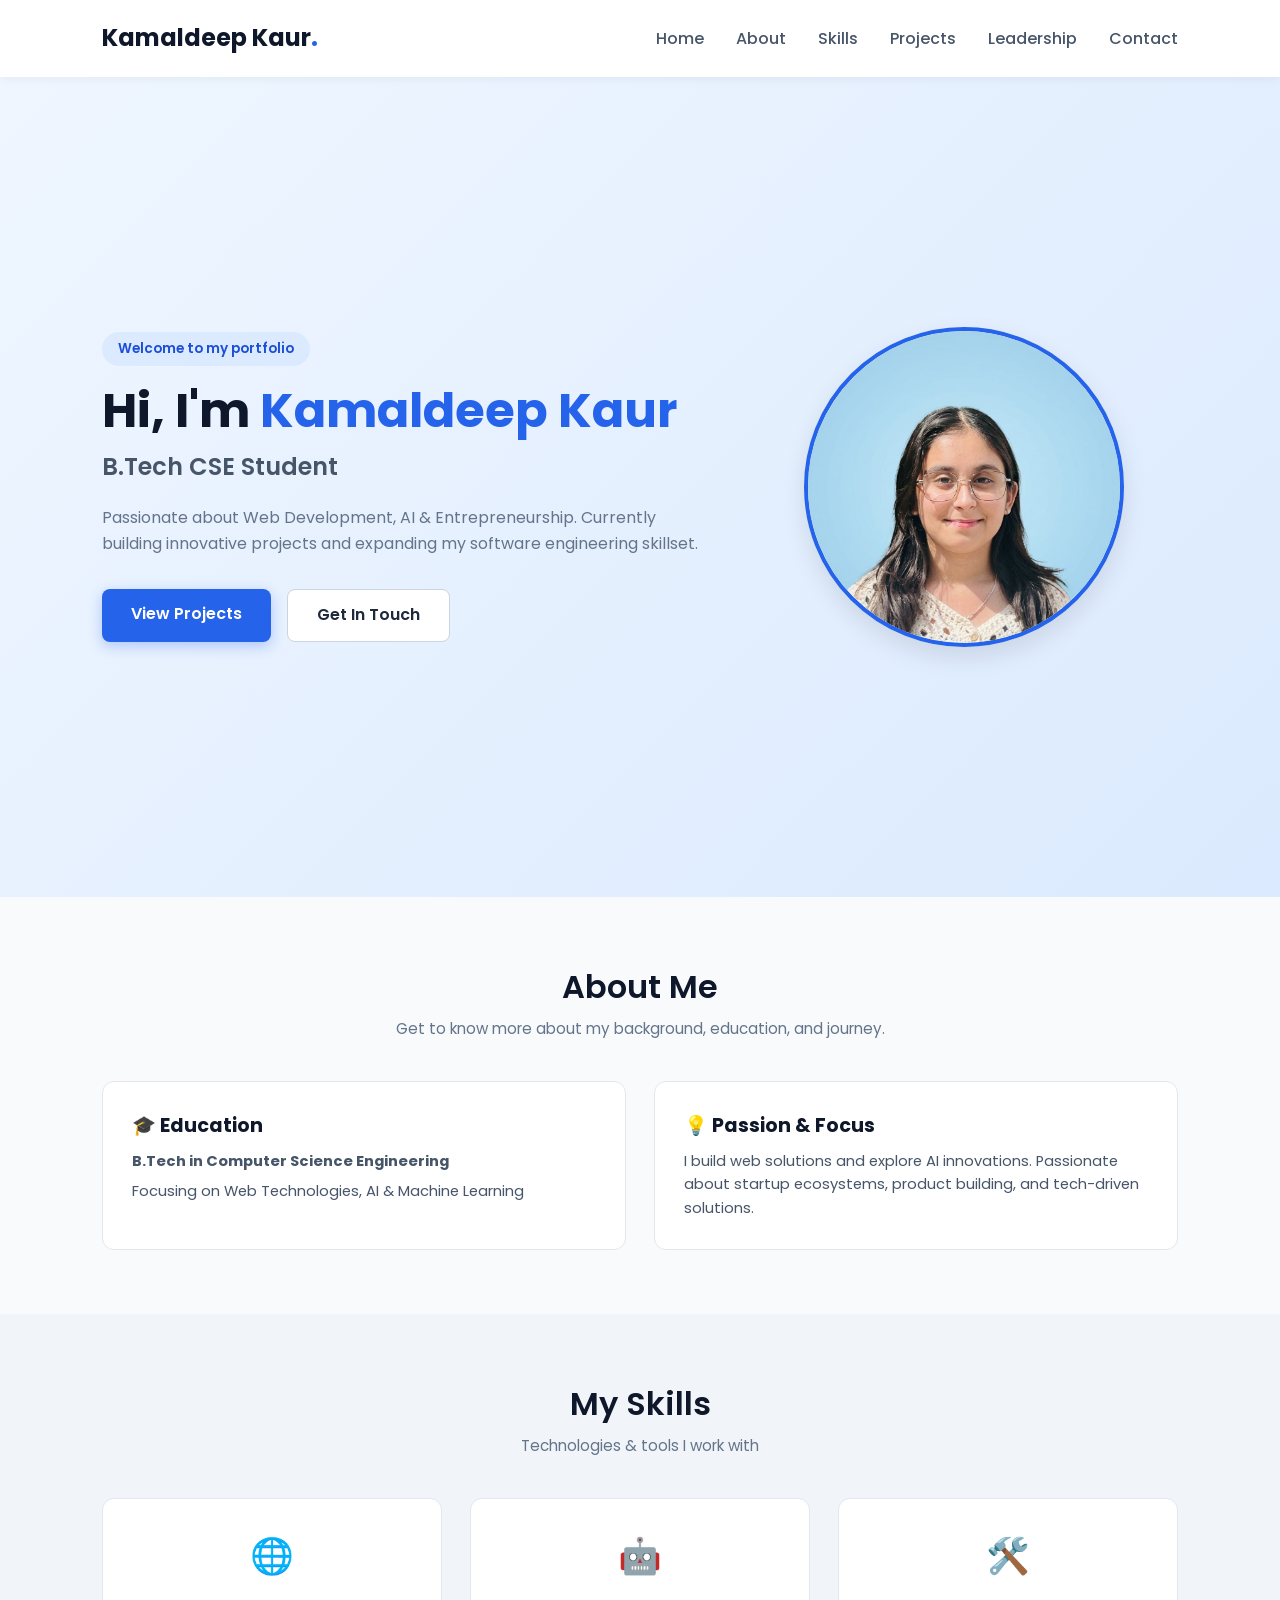
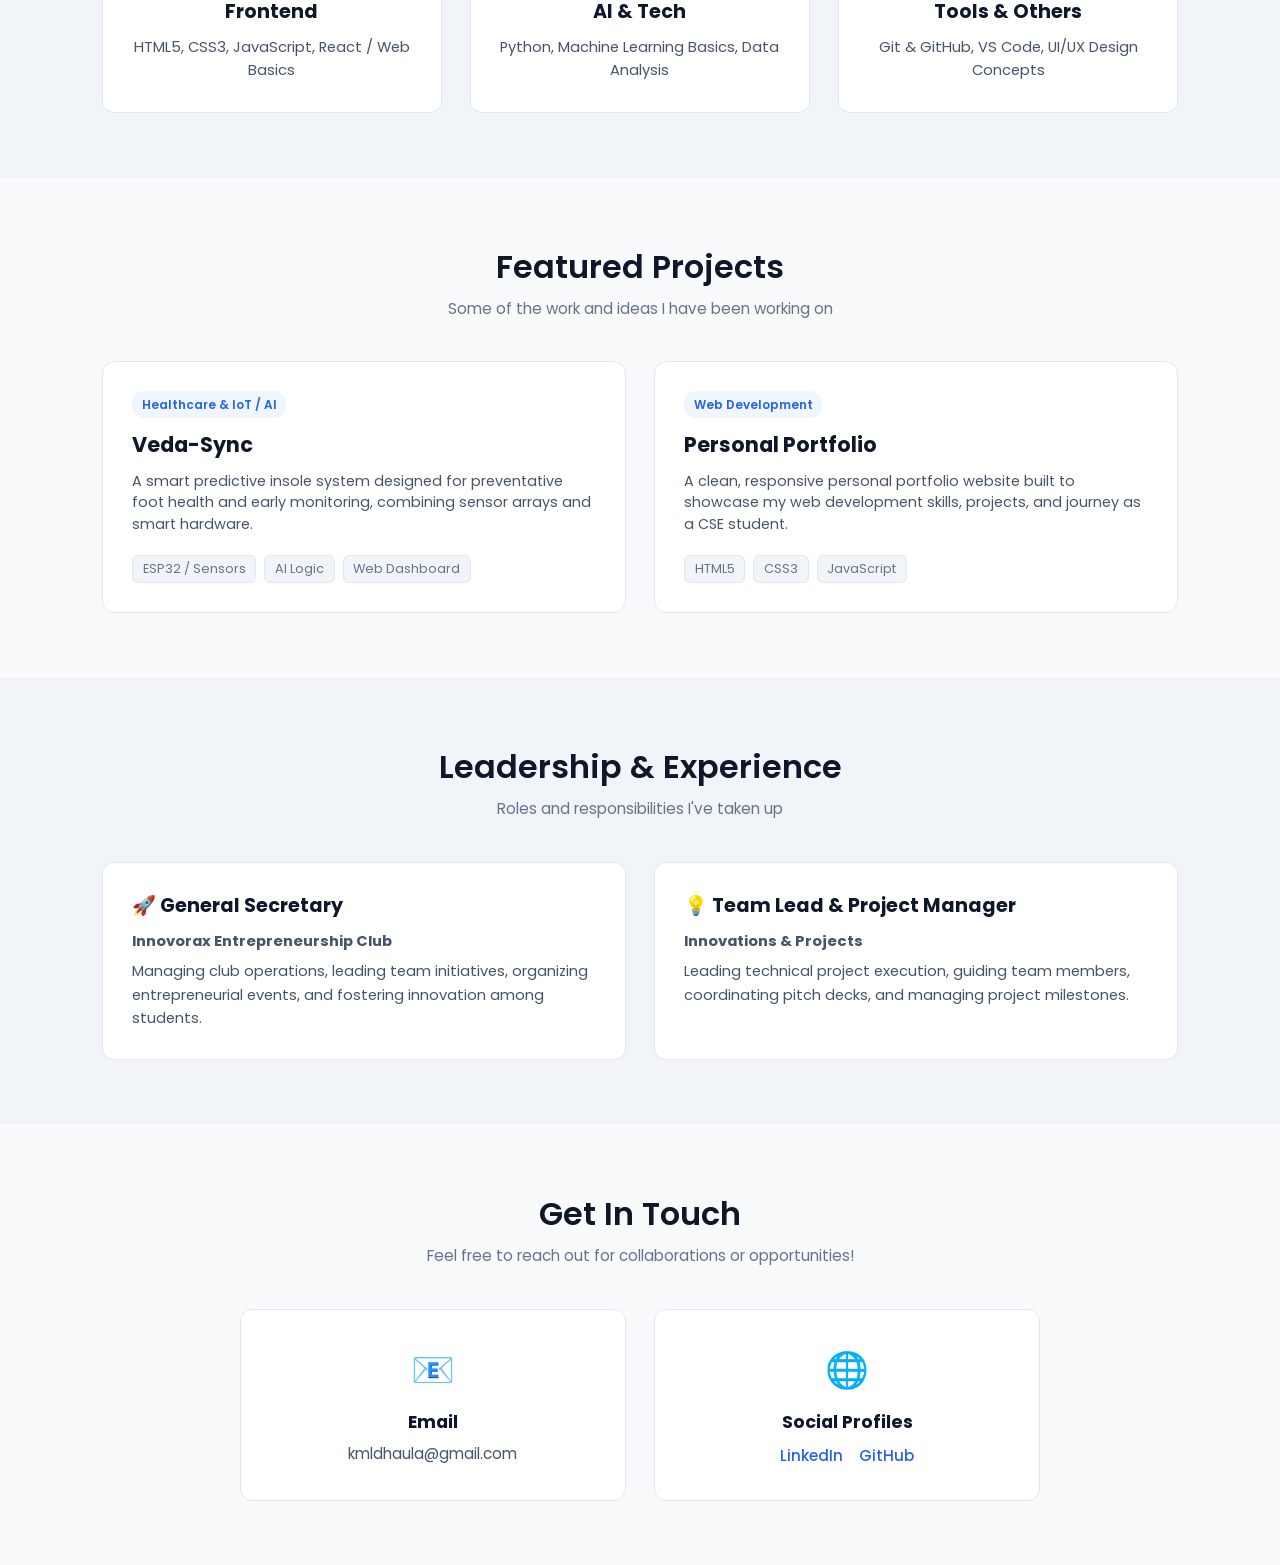
<file: index.html>
<!DOCTYPE html>
<html lang="en">
<head>
    <meta charset="UTF-8">
    <meta name="viewport" content="width=device-width, initial-scale=1.0">
    <title>Kamaldeep Kaur | Portfolio</title>
    <link href="https://fonts.googleapis.com/css2?family=Poppins:wght@300;400;600;700&display=swap" rel="stylesheet">
    <link rel="stylesheet" href="style.css">
</head>
<body>

    <!-- NAVBAR -->
    <nav class="navbar">
        <div class="logo">Kamaldeep Kaur<span>.</span></div>
        <ul class="nav-links">
            <li><a href="#home">Home</a></li>
            <li><a href="#about">About</a></li>
            <li><a href="#skills">Skills</a></li>
            <li><a href="#projects">Projects</a></li>
            <li><a href="#leadership">Leadership</a></li>
            <li><a href="#contact" class="contact-btn">Contact</a></li>
        </ul>
    </nav>

    <!-- HERO SECTION -->
    <section id="home" class="hero">
        <div class="hero-content">
            <span class="badge">Welcome to my portfolio</span>
            <h1>Hi, I'm <span class="highlight">Kamaldeep Kaur</span></h1>
            <h2>B.Tech CSE Student</h2>
            <p>
                Passionate about Web Development, AI & Entrepreneurship. 
                Currently building innovative projects and expanding my software engineering skillset.
            </p>
            <div class="hero-buttons">
                <a href="#projects" class="btn primary-btn">View Projects</a>
                <a href="#contact" class="btn secondary-btn">Get In Touch</a>
            </div>
        </div>
        
        <!-- Optional Image / Graphic Container -->
        <div class="hero-image">
            <div class="img-placeholder">
                <!-- Replace with <img src="your-photo.jpg" alt="Kamaldeep Kaur"> -->
                <img src= "my-photo.jpeg" alt="Kamaldeep Kaur" class="hero-profile-img">
            </div>
        </div>
    </section>

</body>
<!-- ABOUT SECTION -->
    <section id="about" class="section">
        <div class="section-title">
            <h2>About <span>Me</span></h2>
            <p>Get to know more about my background, education, and journey.</p>
        </div>

        <div class="about-container">
            <div class="about-card">
                <h3>🎓 Education</h3>
                <p><strong>B.Tech in Computer Science Engineering</strong></p>
                <p class="sub-text">Focusing on Web Technologies, AI & Machine Learning</p>
            </div>
            <div class="about-card">
                <h3>💡 Passion & Focus</h3>
                <p>I build web solutions and explore AI innovations. Passionate about startup ecosystems, product building, and tech-driven solutions.</p>
            </div>
        </div>
    </section>

    <!-- SKILLS SECTION -->
    <section id="skills" class="section bg-light">
        <div class="section-title">
            <h2>My <span>Skills</span></h2>
            <p>Technologies & tools I work with</p>
        </div>

        <div class="skills-grid">
            <div class="skill-card">
                <div class="skill-icon">🌐</div>
                <h3>Frontend</h3>
                <p>HTML5, CSS3, JavaScript, React / Web Basics</p>
            </div>
            <div class="skill-card">
                <div class="skill-icon">🤖</div>
                <h3>AI & Tech</h3>
                <p>Python, Machine Learning Basics, Data Analysis</p>
            </div>
            <div class="skill-card">
                <div class="skill-icon">🛠️</div>
                <h3>Tools & Others</h3>
                <p>Git & GitHub, VS Code, UI/UX Design Concepts</p>
            </div>
        </div>
    </section>
    <!-- PROJECTS SECTION -->
    <section id="projects" class="section">
        <div class="section-title">
            <h2>Featured <span>Projects</span></h2>
            <p>Some of the work and ideas I have been working on</p>
        </div>

        <div class="projects-grid">
            <!-- Project 1: Veda-Sync -->
            <div class="project-card">
                <div class="project-header">
                    <span class="project-tag">Healthcare & IoT / AI</span>
                    <h3>Veda-Sync</h3>
                </div>
                <p class="project-desc">
                    A smart predictive insole system designed for preventative foot health and early monitoring, combining sensor arrays and smart hardware.
                </p>
                <div class="project-tech">
                    <span>ESP32 / Sensors</span>
                    <span>AI Logic</span>
                    <span>Web Dashboard</span>
                </div>
            </div>

            <!-- Project 2: Personal Portfolio -->
            <div class="project-card">
                <div class="project-header">
                    <span class="project-tag">Web Development</span>
                    <h3>Personal Portfolio</h3>
                </div>
                <p class="project-desc">
                    A clean, responsive personal portfolio website built to showcase my web development skills, projects, and journey as a CSE student.
                </p>
                <div class="project-tech">
                    <span>HTML5</span>
                    <span>CSS3</span>
                    <span>JavaScript</span>
                </div>
            </div>
        </div>
    </section>
    <!-- LEADERSHIP SECTION -->
    <section id="leadership" class="section bg-light">
        <div class="section-title">
            <h2>Leadership & Experience</h2>
            <p>Roles and responsibilities I've taken up</p>
        </div>

        <div class="about-container">
            <div class="about-card">
                <h3>🚀 General Secretary</h3>
                <p><strong>Innovorax Entrepreneurship Club</strong></p>
                <p class="sub-text">Managing club operations, leading team initiatives, organizing entrepreneurial events, and fostering innovation among students.</p>
            </div>

            <div class="about-card">
                <h3>💡 Team Lead & Project Manager</h3>
                <p><strong>Innovations & Projects</strong></p>
                <p class="sub-text">Leading technical project execution, guiding team members, coordinating pitch decks, and managing project milestones.</p>
            </div>
        </div>
    </section>

    <!-- CONTACT SECTION -->
    <section id="contact" class="section">
        <div class="section-title">
            <h2>Get In Touch</h2>
            <p>Feel free to reach out for collaborations or opportunities!</p>
        </div>

        <div class="contact-container">
            <div class="contact-card">
                <div class="contact-icon">📧</div>
                <h3>Email</h3>
                <p>kmldhaula@gmail.com</p>
            </div>

            <div class="contact-card">
                <div class="contact-icon">🌐</div>
                <h3>Social Profiles</h3>
                <div class="social-links">
                    <a href="https://www.linkedin.com/in/kamaldeep-kaur-906a49372/" target="_blank">
                           LinkedIn
                         </a>
                    <a href="https://github.com/kmldhaula-png" target="_blank">
    GitHub
</a>
</a>
                </div>
            </div>
        </div>
    </section>
</html>
</file>
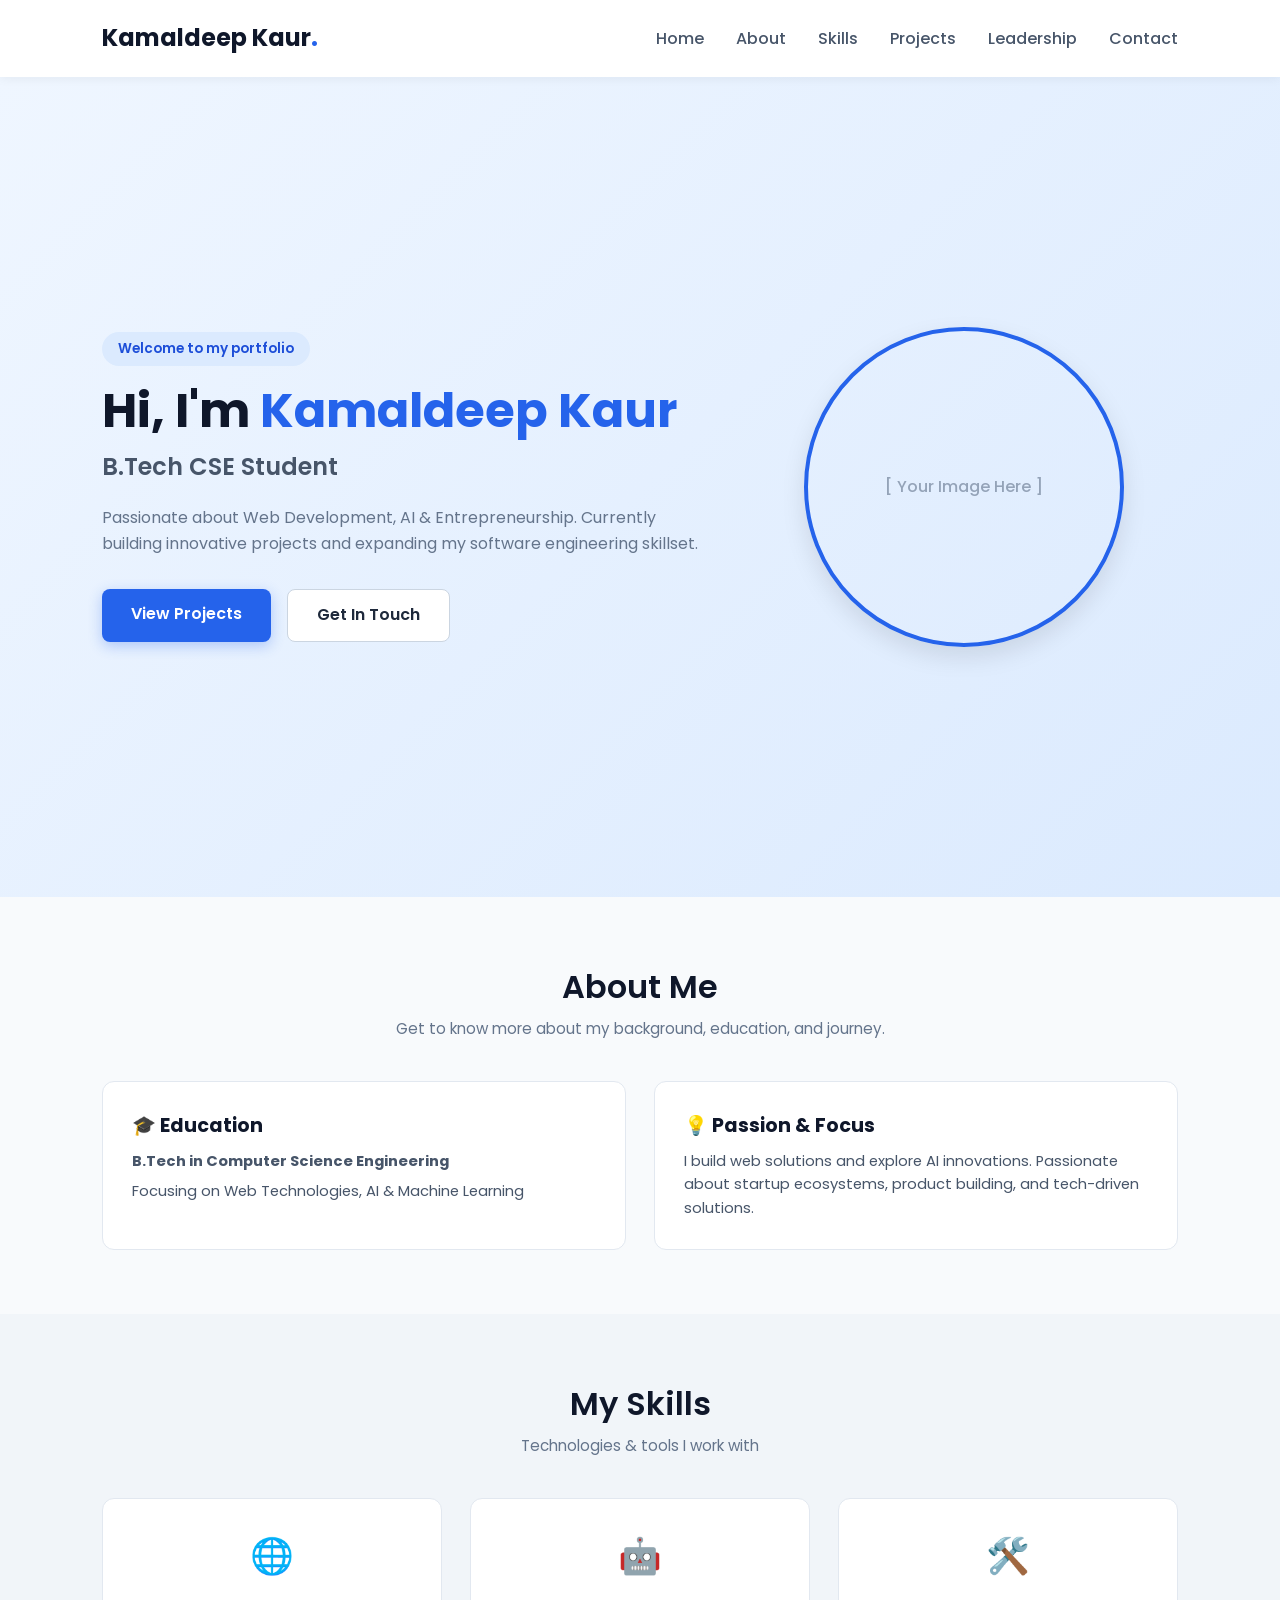
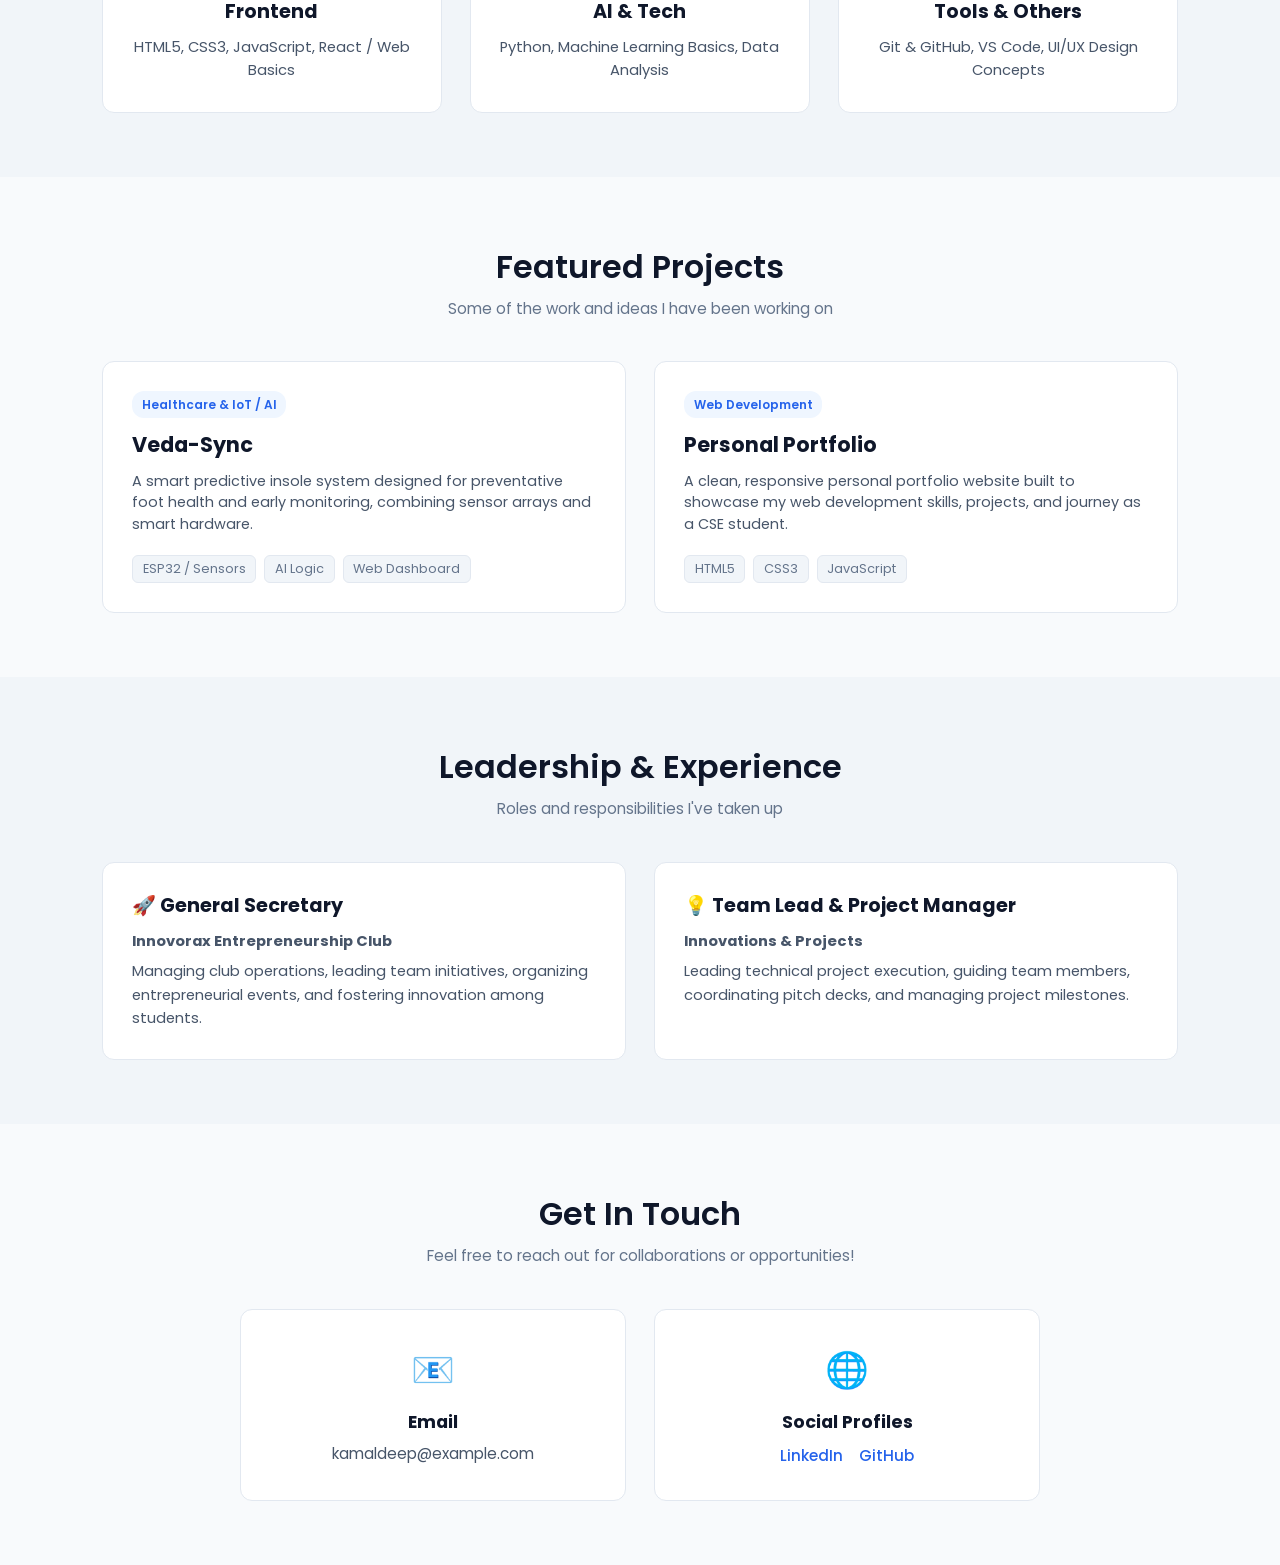
<file: portfolio.html>
<!DOCTYPE html>
<html lang="en">
<head>
    <meta charset="UTF-8">
    <meta name="viewport" content="width=device-width, initial-scale=1.0">
    <title>Kamaldeep Kaur | Portfolio</title>
    <link href="https://fonts.googleapis.com/css2?family=Poppins:wght@300;400;600;700&display=swap" rel="stylesheet">
    <link rel="stylesheet" href="style.css">
</head>
<body>

    <!-- NAVBAR -->
    <nav class="navbar">
        <div class="logo">Kamaldeep Kaur<span>.</span></div>
        <ul class="nav-links">
            <li><a href="#home">Home</a></li>
            <li><a href="#about">About</a></li>
            <li><a href="#skills">Skills</a></li>
            <li><a href="#projects">Projects</a></li>
            <li><a href="#leadership">Leadership</a></li>
            <li><a href="#contact" class="contact-btn">Contact</a></li>
        </ul>
    </nav>

    <!-- HERO SECTION -->
    <section id="home" class="hero">
        <div class="hero-content">
            <span class="badge">Welcome to my portfolio</span>
            <h1>Hi, I'm <span class="highlight">Kamaldeep Kaur</span></h1>
            <h2>B.Tech CSE Student</h2>
            <p>
                Passionate about Web Development, AI & Entrepreneurship. 
                Currently building innovative projects and expanding my software engineering skillset.
            </p>
            <div class="hero-buttons">
                <a href="#projects" class="btn primary-btn">View Projects</a>
                <a href="#contact" class="btn secondary-btn">Get In Touch</a>
            </div>
        </div>
        
        <!-- Optional Image / Graphic Container -->
        <div class="hero-image">
            <div class="img-placeholder">
                <!-- Replace with <img src="your-photo.jpg" alt="Kamaldeep Kaur"> -->
                <span>[ Your Image Here ]</span>
            </div>
        </div>
    </section>

</body>
<!-- ABOUT SECTION -->
    <section id="about" class="section">
        <div class="section-title">
            <h2>About <span>Me</span></h2>
            <p>Get to know more about my background, education, and journey.</p>
        </div>

        <div class="about-container">
            <div class="about-card">
                <h3>🎓 Education</h3>
                <p><strong>B.Tech in Computer Science Engineering</strong></p>
                <p class="sub-text">Focusing on Web Technologies, AI & Machine Learning</p>
            </div>
            <div class="about-card">
                <h3>💡 Passion & Focus</h3>
                <p>I build web solutions and explore AI innovations. Passionate about startup ecosystems, product building, and tech-driven solutions.</p>
            </div>
        </div>
    </section>

    <!-- SKILLS SECTION -->
    <section id="skills" class="section bg-light">
        <div class="section-title">
            <h2>My <span>Skills</span></h2>
            <p>Technologies & tools I work with</p>
        </div>

        <div class="skills-grid">
            <div class="skill-card">
                <div class="skill-icon">🌐</div>
                <h3>Frontend</h3>
                <p>HTML5, CSS3, JavaScript, React / Web Basics</p>
            </div>
            <div class="skill-card">
                <div class="skill-icon">🤖</div>
                <h3>AI & Tech</h3>
                <p>Python, Machine Learning Basics, Data Analysis</p>
            </div>
            <div class="skill-card">
                <div class="skill-icon">🛠️</div>
                <h3>Tools & Others</h3>
                <p>Git & GitHub, VS Code, UI/UX Design Concepts</p>
            </div>
        </div>
    </section>
    <!-- PROJECTS SECTION -->
    <section id="projects" class="section">
        <div class="section-title">
            <h2>Featured <span>Projects</span></h2>
            <p>Some of the work and ideas I have been working on</p>
        </div>

        <div class="projects-grid">
            <!-- Project 1: Veda-Sync -->
            <div class="project-card">
                <div class="project-header">
                    <span class="project-tag">Healthcare & IoT / AI</span>
                    <h3>Veda-Sync</h3>
                </div>
                <p class="project-desc">
                    A smart predictive insole system designed for preventative foot health and early monitoring, combining sensor arrays and smart hardware.
                </p>
                <div class="project-tech">
                    <span>ESP32 / Sensors</span>
                    <span>AI Logic</span>
                    <span>Web Dashboard</span>
                </div>
            </div>

            <!-- Project 2: Personal Portfolio -->
            <div class="project-card">
                <div class="project-header">
                    <span class="project-tag">Web Development</span>
                    <h3>Personal Portfolio</h3>
                </div>
                <p class="project-desc">
                    A clean, responsive personal portfolio website built to showcase my web development skills, projects, and journey as a CSE student.
                </p>
                <div class="project-tech">
                    <span>HTML5</span>
                    <span>CSS3</span>
                    <span>JavaScript</span>
                </div>
            </div>
        </div>
    </section>
    <!-- LEADERSHIP SECTION -->
    <section id="leadership" class="section bg-light">
        <div class="section-title">
            <h2>Leadership & Experience</h2>
            <p>Roles and responsibilities I've taken up</p>
        </div>

        <div class="about-container">
            <div class="about-card">
                <h3>🚀 General Secretary</h3>
                <p><strong>Innovorax Entrepreneurship Club</strong></p>
                <p class="sub-text">Managing club operations, leading team initiatives, organizing entrepreneurial events, and fostering innovation among students.</p>
            </div>

            <div class="about-card">
                <h3>💡 Team Lead & Project Manager</h3>
                <p><strong>Innovations & Projects</strong></p>
                <p class="sub-text">Leading technical project execution, guiding team members, coordinating pitch decks, and managing project milestones.</p>
            </div>
        </div>
    </section>

    <!-- CONTACT SECTION -->
    <section id="contact" class="section">
        <div class="section-title">
            <h2>Get In Touch</h2>
            <p>Feel free to reach out for collaborations or opportunities!</p>
        </div>

        <div class="contact-container">
            <div class="contact-card">
                <div class="contact-icon">📧</div>
                <h3>Email</h3>
                <p>kamaldeep@example.com</p>
            </div>

            <div class="contact-card">
                <div class="contact-icon">🌐</div>
                <h3>Social Profiles</h3>
                <div class="social-links">
                    <a href="#" target="https://www.linkedin.com/in/kamaldeep-kaur-906a49372/">LinkedIn</a>
                    <a href="#" target="_blank">GitHub</a>
                </div>
            </div>
        </div>
    </section>
</html>
</file>
<file: style.css>
/* Reset & Fonts */
* {
    margin: 0;
    padding: 0;
    box-sizing: border-box;
    font-family: 'Poppins', sans-serif;
}

body {
    background-color: #f8fafc;
    color: #1e293b;
    line-height: 1.6;
}

/* Navbar */
.navbar {
    display: flex;
    justify-content: space-between;
    align-items: center;
    padding: 1.2rem 8%;
    background-color: #ffffff;
    box-shadow: 0 2px 10px rgba(0, 0, 0, 0.05);
    position: sticky;
    top: 0;
    z-index: 1000;
}

.logo {
    font-size: 1.5rem;
    font-weight: 700;
    color: #0f172a;
}

.logo span {
    color: #2563eb;
}

.nav-links {
    display: flex;
    list-style: none;
    align-items: center;
    gap: 2rem;
}

.nav-links a {
    text-decoration: none;
    color: #475569;
    font-weight: 500;
    transition: color 0.3s ease;
}

.nav-links a:hover {
    color: #2563eb;
}

/* Hero Section */
.hero {
    display: flex;
    align-items: center;
    justify-content: space-between;
    min-height: calc(100vh - 80px);
    padding: 0 8%;
    background: linear-gradient(135deg, #eff6ff 0%, #dbeafe 100%);
    gap: 3rem;
}

.hero-content {
    max-width: 600px;
}

.badge {
    display: inline-block;
    padding: 0.4rem 1rem;
    background-color: #dbeafe;
    color: #1d4ed8;
    border-radius: 20px;
    font-size: 0.85rem;
    font-weight: 600;
    margin-bottom: 1rem;
}

.hero-content h1 {
    font-size: 3rem;
    font-weight: 700;
    color: #0f172a;
    line-height: 1.2;
}

.hero-content .highlight {
    color: #2563eb;
}

.hero-content h2 {
    font-size: 1.5rem;
    color: #475569;
    margin: 0.5rem 0 1.2rem;
    font-weight: 600;
}

.hero-content p {
    font-size: 1rem;
    color: #64748b;
    margin-bottom: 2rem;
}

/* Buttons */
.hero-buttons {
    display: flex;
    gap: 1rem;
}

.btn {
    padding: 0.8rem 1.8rem;
    border-radius: 8px;
    text-decoration: none;
    font-weight: 600;
    transition: all 0.3s ease;
}

.primary-btn {
    background-color: #2563eb;
    color: #ffffff;
    box-shadow: 0 4px 14px rgba(37, 99, 235, 0.3);
}

.primary-btn:hover {
    background-color: #1d4ed8;
    transform: translateY(-2px);
}

.secondary-btn {
    background-color: #ffffff;
    color: #1e293b;
    border: 1px solid #cbd5e1;
}

.secondary-btn:hover {
    background-color: #f1f5f9;
    transform: translateY(-2px);
}

/* Hero Image Box */
.hero-image {
    flex: 1;
    display: flex;
    justify-content: center;
}

.img-placeholder {
    width: 320px;
    height: 320px;
    border-radius: 50%;
    background: #ffffff;
    display: flex;
    align-items: center;
    justify-content: center;
    border: 4px solid #2563eb;
    box-shadow: 0 10px 25px rgba(0,0,0,0.1);
    color: #94a3b8;
    font-weight: 500;
}
/* --- RESET & BASE STYLES --- */
* {
    margin: 0;
    padding: 0;
    box-sizing: border-box;
    font-family: 'Poppins', sans-serif;
}

body {
    background-color: #f8fafc;
    color: #334155;
    line-height: 1.6;
}

/* --- SECTION COMMON STYLES --- */
.section {
    padding: 4rem 8%;
}

.bg-light {
    background-color: #f1f5f9;
}

.section-title {
    text-align: center;
    margin-bottom: 2.5rem;
}

.section-title h2 {
    font-size: 2rem;
    color: #0f172a;
    font-weight: 600;
}

.section-title p {
    color: #64748b;
    font-size: 0.95rem;
    margin-top: 0.3rem;
}

/* --- ABOUT & SKILLS CARDS --- */
.about-container, .skills-grid {
    display: grid;
    grid-template-columns: repeat(auto-fit, minmax(280px, 1fr));
    gap: 1.8rem;
}

/* Card Styling */
.about-card, .skill-card {
    background: #ffffff;
    padding: 1.8rem;
    border-radius: 12px;
    border: 1px solid #e2e8f0;
    /* Smooth Transition for Gestures */
    transition: all 0.3s ease; 
    cursor: pointer;
}

.skill-card {
    text-align: center;
}

/* Interactive Hover Gestures */
.about-card:hover, .skill-card:hover {
    transform: translateY(-6px);
    border-color: #3b82f6;
    box-shadow: 0 10px 20px rgba(0, 0, 0, 0.06);
}

/* Card Content Typography */
.skill-icon {
    font-size: 2.2rem;
    margin-bottom: 0.8rem;
    display: inline-block;
    transition: transform 0.3s ease;
}

.skill-card:hover .skill-icon {
    transform: scale(1.15); /* Subtle pop effect on hover */
}

.about-card h3, .skill-card h3 {
    color: #0f172a;
    font-size: 1.2rem;
    margin-bottom: 0.5rem;
}

.about-card p, .skill-card p {
    color: #475569;
    font-size: 0.92rem;
}

.sub-text {
    color: #64748b;
    font-size: 0.88rem;
    margin-top: 0.4rem;
}
/* --- PROJECTS SECTION --- */
.projects-grid {
    display: grid;
    grid-template-columns: repeat(auto-fit, minmax(300px, 1fr));
    gap: 1.8rem;
}

.project-card {
    background: #ffffff;
    padding: 1.8rem;
    border-radius: 12px;
    border: 1px solid #e2e8f0;
    transition: all 0.3s ease;
    display: flex;
    flex-direction: column;
    justify-content: space-between;
    cursor: pointer;
}

/* Hover Gesture */
.project-card:hover {
    transform: translateY(-6px);
    border-color: #2563eb;
    box-shadow: 0 10px 20px rgba(0, 0, 0, 0.06);
}

.project-tag {
    font-size: 0.75rem;
    font-weight: 600;
    color: #2563eb;
    background-color: #eff6ff;
    padding: 0.25rem 0.6rem;
    border-radius: 12px;
    display: inline-block;
    margin-bottom: 0.6rem;
}

.project-card h3 {
    font-size: 1.3rem;
    color: #0f172a;
    margin-bottom: 0.6rem;
}

.project-desc {
    color: #475569;
    font-size: 0.9rem;
    line-height: 1.5;
    margin-bottom: 1.2rem;
}

.project-tech {
    display: flex;
    flex-wrap: wrap;
    gap: 0.5rem;
}

.project-tech span {
    font-size: 0.8rem;
    background: #f1f5f9;
    color: #64748b;
    padding: 0.2rem 0.6rem;
    border-radius: 6px;
    border: 1px solid #e2e8f0;
}
/* --- CONTACT SECTION --- */
.contact-container {
    display: grid;
    grid-template-columns: repeat(auto-fit, minmax(260px, 1fr));
    gap: 1.8rem;
    max-width: 800px;
    margin: 0 auto;
}

.contact-card {
    background: #ffffff;
    padding: 2rem;
    border-radius: 12px;
    border: 1px solid #e2e8f0;
    text-align: center;
    transition: all 0.3s ease;
}

.contact-card:hover {
    transform: translateY(-5px);
    border-color: #2563eb;
    box-shadow: 0 10px 20px rgba(0, 0, 0, 0.05);
}

.contact-icon {
    font-size: 2.2rem;
    margin-bottom: 0.6rem;
}

.contact-card h3 {
    color: #0f172a;
    font-size: 1.1rem;
    margin-bottom: 0.4rem;
}

.contact-card p {
    color: #475569;
    font-size: 0.95rem;
}

.social-links {
    display: flex;
    justify-content: center;
    gap: 1rem;
    margin-top: 0.5rem;
}

.social-links a {
    color: #2563eb;
    text-decoration: none;
    font-weight: 500;
    font-size: 0.95rem;
}

.social-links a:hover {
    text-decoration: underline;
}
.img-placeholder {
    background: transparent; /* Extra white box hatane ke liye */
    overflow: hidden;
}

.hero-profile-img {
    width: 100%;
    height: 100%;
    object-fit: cover;
    border-radius: 50%;
    display: block;
}
</file>
